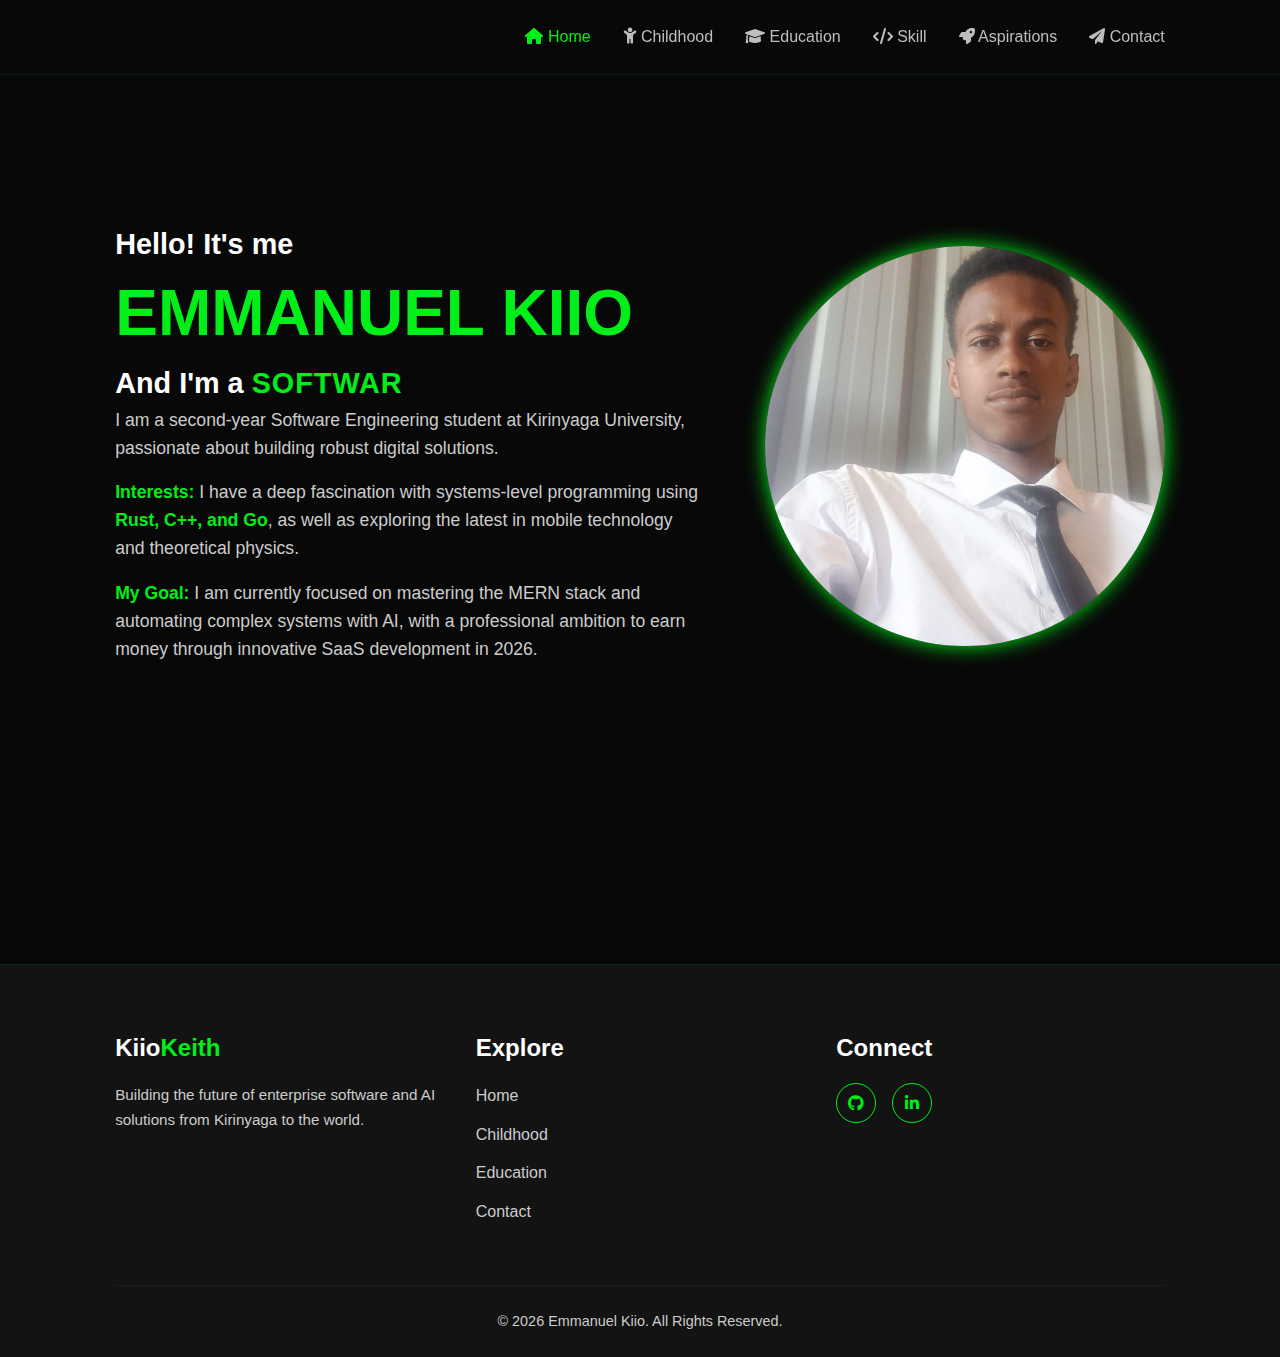
<file: index.html>
<!DOCTYPE html>
<html lang="en">
<head>
    <meta charset="UTF-8">
    <meta name="viewport" content="width=device-width, initial-scale=1.0">
    <title>Personal Portfolio</title>
    <link rel="stylesheet" href="style/style.css">
    <link rel="stylesheet" href="https://cdnjs.cloudflare.com/ajax/libs/font-awesome/6.0.0/css/all.min.css">
</head>
<body>
    <nav>
       <ul>
     <ul>
    <li><a href="index.html" class="active"><i class="fas fa-home"></i> Home</a></li>
    
    <li><a href="childhood.html"><i class="fas fa-child"></i> Childhood</a></li>
    
    <li><a href="education.html"><i class="fas fa-graduation-cap"></i> Education</a></li>
    
    <li><a href="skill.html"><i class="fas fa-code"></i> Skill</a></li>
    
    <li><a href="aspirations.html"><i class="fas fa-rocket"></i> Aspirations</a></li>
    
    <li><a href="contact.html"><i class="fas fa-paper-plane"></i> Contact</a></li>
</ul>
      </ul>
    </nav>
    <!--hero section has my image -->
    <section class="hero">
       <div class="hero-content">
    <h3>Hello! It's me</h3>
    <h1>EMMANUEL KIIO</h1>
   <h3>And I'm a <span class="highlight typing-text"></span></h3>
    
    <p class="intro-text">
        I am a second-year Software Engineering student at Kirinyaga University, 
        passionate about building robust digital solutions. 
    </p>

    <p class="interests-text">
        <strong>Interests:</strong> I have a deep fascination with systems-level programming 
        using <span>Rust, C++, and Go</span>, as well as exploring the latest in 
        mobile technology and theoretical physics.
    </p>

    <p class="goals-text">
        <strong>My Goal:</strong> I am currently focused on mastering the MERN stack 
        and automating complex systems with AI, with a professional ambition to 
        earn money through innovative SaaS development in 2026.
    </p>
</div>

        <div>
            <div class="hero-img">
                 <img src="images/ME.jpeg" alt="An image of me">
            </div>
           
        </div>
    </section>
<!--this is the footer it is reused in all the pages-->
    <footer>
    <div class="footer-container">
        <div class="footer-col">
            <h3>Kiio<span>Keith</span></h3>
            <p>Building the future of enterprise software and AI solutions from Kirinyaga to the world.</p>
        </div>

        <div class="footer-col">
            <h3>Explore</h3>
            <ul>
                <li><a href="index.html">Home</a></li>
                <li><a href="childhood.html">Childhood</a></li>
                <li><a href="education.html">Education</a></li>
                <li><a href="contact.html">Contact</a></li>
            </ul>
        </div>

        <div class="footer-col">
            <h3>Connect</h3>
            <div class="social-links">
                <a href="https://github.com/Entropychaos880?tab=overview&from=2026-02-01&to=2026-02-06"><i class="fab fa-github"></i></a>
                <a href="https://www.linkedin.com/in/emmanuel-kiio-79bb17386/"><i class="fab fa-linkedin-in"></i></a>
            </div>
        </div>
    </div>

    <div class="footer-bottom">
        <p>&copy; 2026 Emmanuel Kiio. All Rights Reserved.</p>
    </div>
</footer>
     <script src="script/script.js"></script>
</body>
</html>
</file>
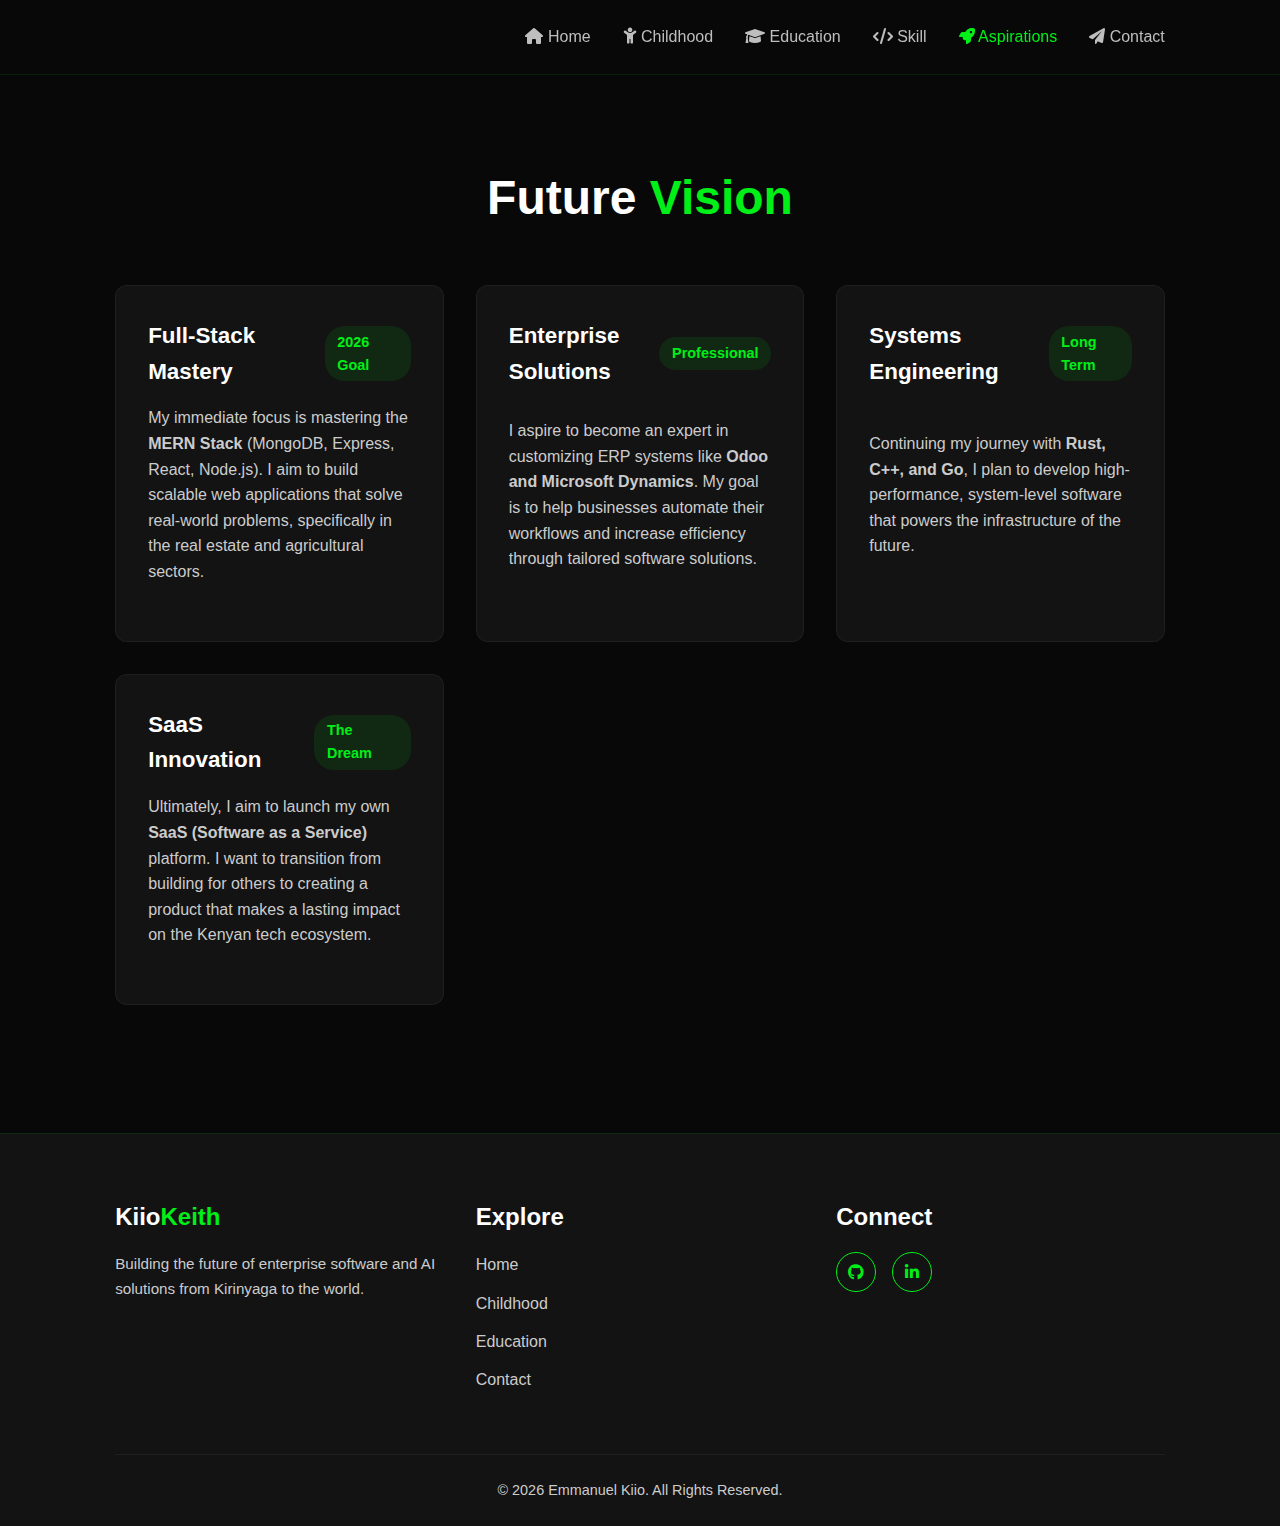
<file: aspirations.html>
<!DOCTYPE html>
<html lang="en">
<head>
    <meta charset="UTF-8">
    <meta name="viewport" content="width=device-width, initial-scale=1.0">
    <title>Keith's | Aspirations</title>
    <link rel="stylesheet" href="style/style.css">
    <link rel="stylesheet" href="https://cdnjs.cloudflare.com/ajax/libs/font-awesome/6.0.0/css/all.min.css">
</head>
<body>
    <nav>
      <ul>
    <li><a href="index.html" ><i class="fas fa-home"></i> Home</a></li>
    
    <li><a href="childhood.html"><i class="fas fa-child"></i> Childhood</a></li>
    
    <li><a href="education.html"><i class="fas fa-graduation-cap"></i> Education</a></li>
    
    <li><a href="skill.html"><i class="fas fa-code"></i> Skill</a></li>
    
    <li><a href="aspirations.html" class="active"><i class="fas fa-rocket"></i> Aspirations</a></li>
    
    <li><a href="contact.html"><i class="fas fa-paper-plane"></i> Contact</a></li>
</ul>
    </nav>

    <section class="childhood-section">
        <h1 class="story-heading">Future <span>Vision</span></h1>
        
        <div class="card-grid">
            <div class="card">
                <div class="card-header">
                    <h3>Full-Stack Mastery</h3>
                    <span class="year">2026 Goal</span>
                </div>
                <p>My immediate focus is mastering the <strong>MERN Stack</strong> (MongoDB, Express, React, Node.js). I aim to build scalable web applications that solve real-world problems, specifically in the real estate and agricultural sectors.</p>
                <div class="card-footer accent"></div>
            </div>

            <div class="card">
                <div class="card-header">
                    <h3>Enterprise Solutions</h3>
                    <span class="year">Professional</span>
                </div>
                <p>I aspire to become an expert in customizing ERP systems like <strong>Odoo and Microsoft Dynamics</strong>. My goal is to help businesses automate their workflows and increase efficiency through tailored software solutions.</p>
                <div class="card-footer"></div>
            </div>

            <div class="card">
                <div class="card-header">
                    <h3>Systems Engineering</h3>
                    <span class="year">Long Term</span>
                </div>
                <p>Continuing my journey with <strong>Rust, C++, and Go</strong>, I plan to develop high-performance, system-level software that powers the infrastructure of the future.</p>
                <div class="card-footer"></div>
            </div>

            <div class="card">
                <div class="card-header">
                    <h3>SaaS Innovation</h3>
                    <span class="year">The Dream</span>
                </div>
                <p>Ultimately, I aim to launch my own <strong>SaaS (Software as a Service)</strong> platform. I want to transition from building for others to creating a product that makes a lasting impact on the Kenyan tech ecosystem.</p>
                <div class="card-footer accent"></div>
            </div>
        </div>
    </section>
     <footer>
    <div class="footer-container">
        <div class="footer-col">
            <h3>Kiio<span>Keith</span></h3>
            <p>Building the future of enterprise software and AI solutions from Kirinyaga to the world.</p>
        </div>

        <div class="footer-col">
            <h3>Explore</h3>
            <ul>
                <li><a href="index.html">Home</a></li>
                <li><a href="childhood.html">Childhood</a></li>
                <li><a href="education.html">Education</a></li>
                <li><a href="contact.html">Contact</a></li>
            </ul>
        </div>

        <div class="footer-col">
            <h3>Connect</h3>
            <div class="social-links">
                <a href="https://github.com/Entropychaos880?tab=overview&from=2026-02-01&to=2026-02-06"><i class="fab fa-github"></i></a>
                <a href="https://www.linkedin.com/in/emmanuel-kiio-79bb17386/"><i class="fab fa-linkedin-in"></i></a>
            </div>
        </div>
    </div>

    <div class="footer-bottom">
        <p>&copy; 2026 Emmanuel Kiio. All Rights Reserved.</p>
    </div>
</footer>
     <script src="script/script.js"></script>
</body>
</html>
</file>
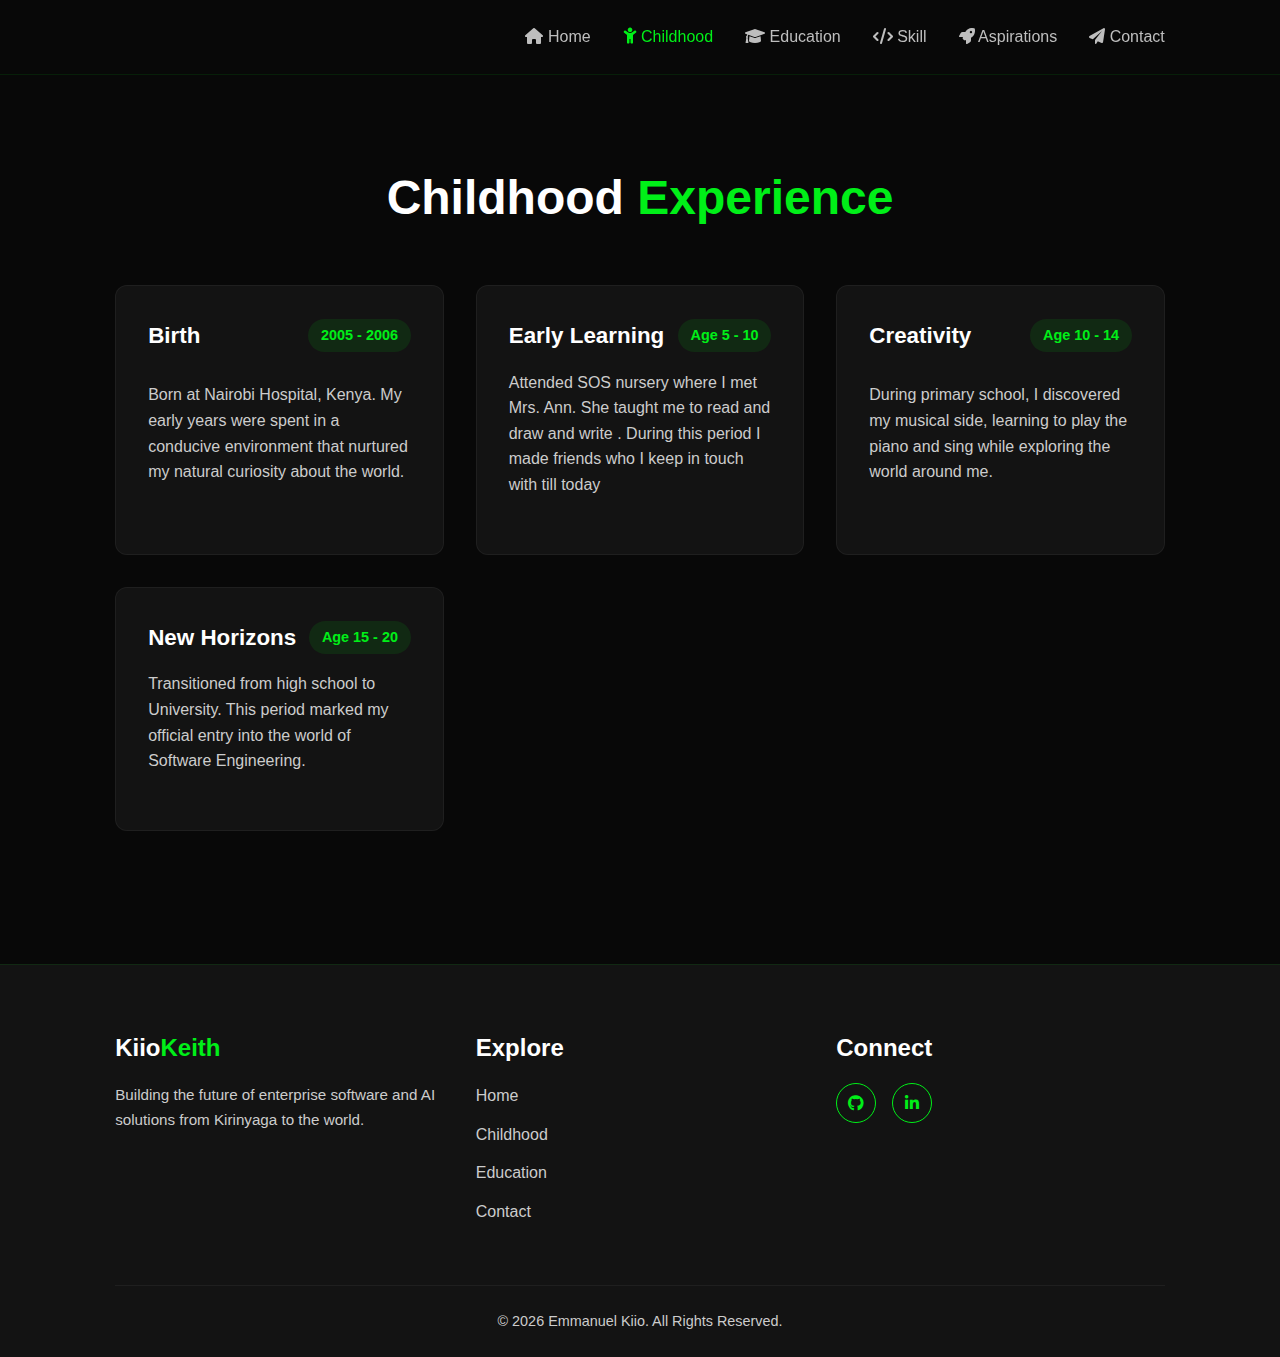
<file: childhood.html>
<!DOCTYPE html>
<html lang="en">
<head>
    <meta charset="UTF-8">
    <meta name="viewport" content="width=device-width, initial-scale=1.0">
    <title>Keith's | Childhood</title>
    <link rel="stylesheet" href="style/style.css">
    <link rel="stylesheet" href="https://cdnjs.cloudflare.com/ajax/libs/font-awesome/6.0.0/css/all.min.css">
</head>
<body>
    <nav>
       
      <ul>
    <li><a href="index.html" ><i class="fas fa-home"></i> Home</a></li>
    
    <li><a href="childhood.html" class="active"><i class="fas fa-child"></i> Childhood</a></li>
    
    <li><a href="education.html"><i class="fas fa-graduation-cap"></i> Education</a></li>
    
    <li><a href="skill.html"><i class="fas fa-code"></i> Skill</a></li>
    
    <li><a href="aspirations.html"><i class="fas fa-rocket"></i> Aspirations</a></li>
    
    <li><a href="contact.html"><i class="fas fa-paper-plane"></i> Contact</a></li>
</ul>
      
    </nav>

    <section class="childhood-section">
        <h1 class="story-heading">Childhood <span>Experience</span></h1>
        
        <div class="card-grid">
            <div class="card">
                <div class="card-header">
                    <h3>Birth</h3>
                    <span class="year">2005 - 2006</span>
                </div>
                <p>Born at Nairobi Hospital, Kenya. My early years were spent in a conducive environment that nurtured my natural curiosity about the world.</p>
                <div class="card-footer"></div>
            </div>

            <div class="card">
                <div class="card-header">
                    <h3>Early Learning</h3>
                    <span class="year">Age 5 - 10</span>
                </div>
                <p>Attended SOS nursery where I met Mrs. Ann. She taught me to read and draw and write .
                    During this period I made friends who I keep in touch with till today 
                </p>
                <div class="card-footer accent"></div>
            </div>

            <div class="card">
                <div class="card-header">
                    <h3>Creativity</h3>
                    <span class="year">Age 10 - 14</span>
                </div>
                <p>During primary school, I discovered my musical side, learning to play the piano and sing while exploring the world around me.</p>
                <div class="card-footer"></div>
            </div>

            <div class="card">
                <div class="card-header">
                    <h3>New Horizons</h3>
                    <span class="year">Age 15 - 20</span>
                </div>
                <p>Transitioned from high school to University. This period marked my official entry into the world of Software Engineering.</p>
                <div class="card-footer accent"></div>
            </div>
        </div>
    </section>
    <!--this is the footer it is reused in all the pages-->
     <footer>
    <div class="footer-container">
        <div class="footer-col">
            <h3>Kiio<span>Keith</span></h3>
            <p>Building the future of enterprise software and AI solutions from Kirinyaga to the world.</p>
        </div>

        <div class="footer-col">
            <h3>Explore</h3>
            <ul>
                <li><a href="index.html">Home</a></li>
                <li><a href="childhood.html">Childhood</a></li>
                <li><a href="education.html">Education</a></li>
                <li><a href="contact.html">Contact</a></li>
            </ul>
        </div>

        <div class="footer-col">
            <h3>Connect</h3>
            <div class="social-links">
                <a href="https://github.com/Entropychaos880?tab=overview&from=2026-02-01&to=2026-02-06"><i class="fab fa-github"></i></a>
                <a href="https://www.linkedin.com/in/emmanuel-kiio-79bb17386/"><i class="fab fa-linkedin-in"></i></a>
            </div>
        </div>
    </div>

    <div class="footer-bottom">
        <p>&copy; 2026 Emmanuel Kiio. All Rights Reserved.</p>
    </div>
</footer>
     <script src="script/script.js"></script>
</body>
</html>
</file>
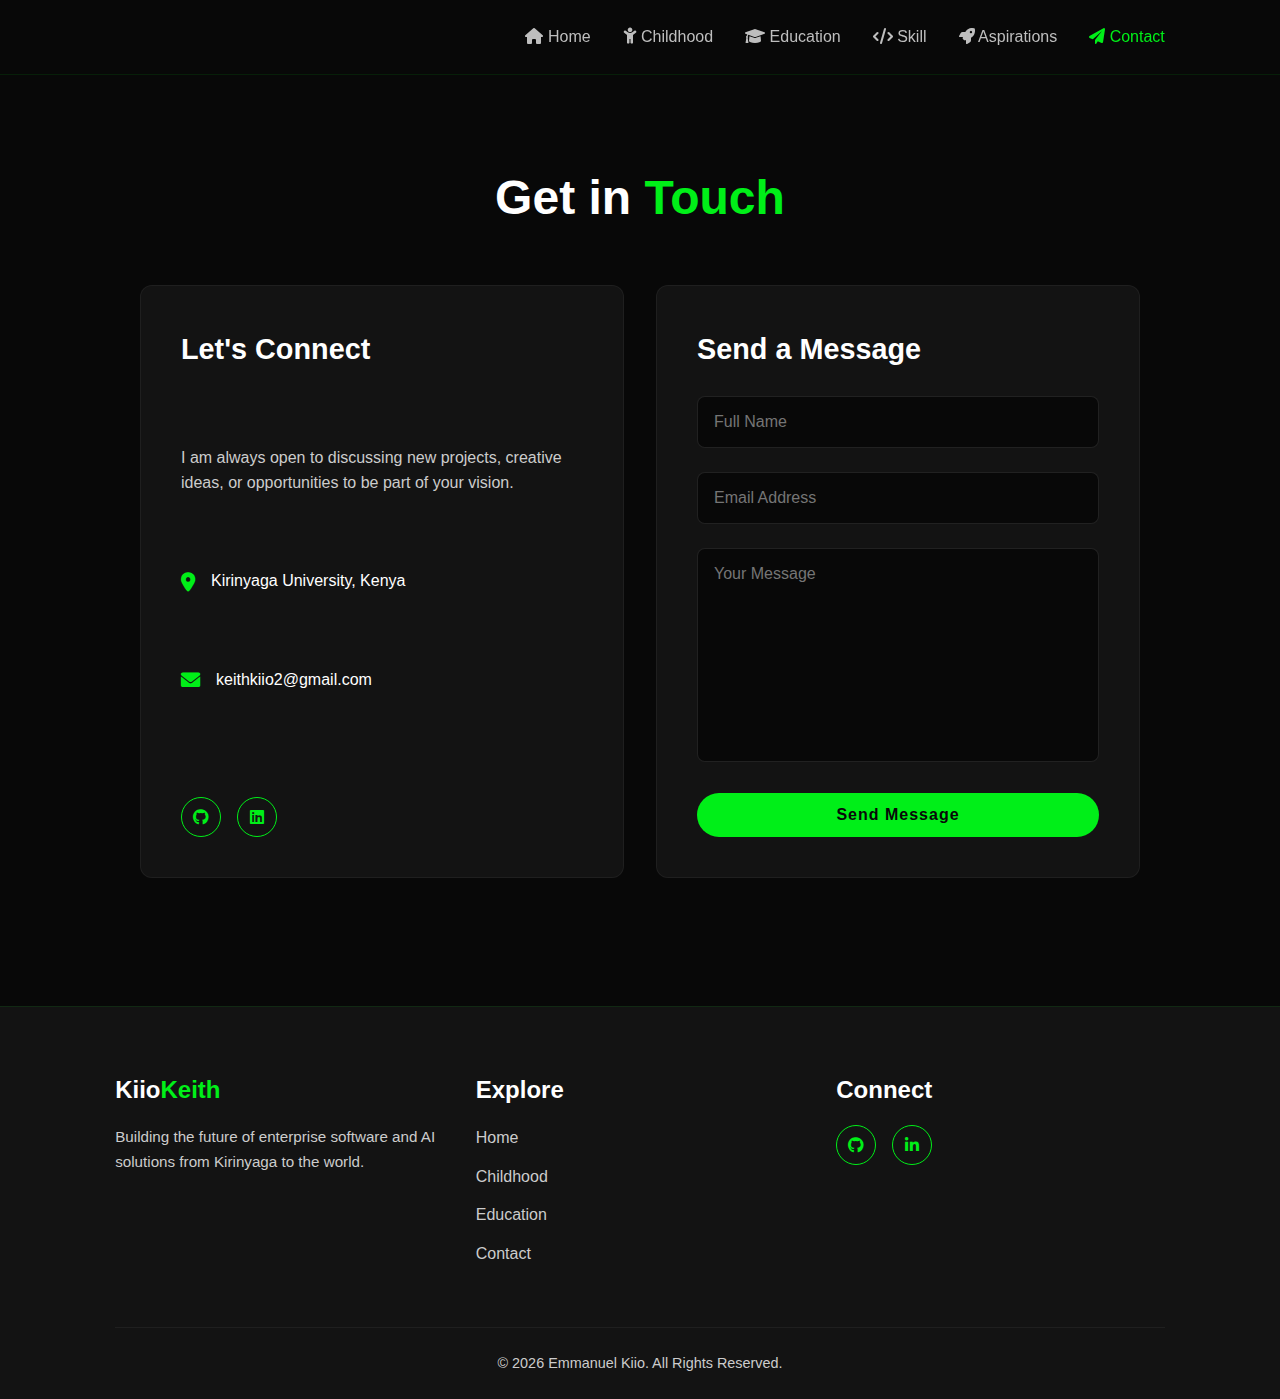
<file: contact.html>
<!DOCTYPE html>
<html lang="en">
<head>
    <meta charset="UTF-8">
    <meta name="viewport" content="width=device-width, initial-scale=1.0">
    <title>Keith's | Contact</title>
    <link rel="stylesheet" href="style/style.css">
    <link rel="stylesheet" href="https://cdnjs.cloudflare.com/ajax/libs/font-awesome/6.0.0/css/all.min.css">
</head>
<body>
    <nav>
     <ul>
    <li><a href="index.html" ><i class="fas fa-home"></i> Home</a></li>
    
    <li><a href="childhood.html"><i class="fas fa-child"></i> Childhood</a></li>
    
    <li><a href="education.html"><i class="fas fa-graduation-cap"></i> Education</a></li>
    
    <li><a href="skill.html"><i class="fas fa-code"></i> Skill</a></li>
    
    <li><a href="aspirations.html"><i class="fas fa-rocket"></i> Aspirations</a></li>
    
    <li><a href="contact.html" class="active"><i class="fas fa-paper-plane"></i> Contact</a></li>
</ul>
    </nav>

    <section class="childhood-section">
        <h1 class="story-heading">Get in <span>Touch</span></h1>
        
        <div class="contact-wrapper">
            <div class="contact-info card">
                <h3>Let's Connect</h3>
                <p>I am always open to discussing new projects, creative ideas, or opportunities to be part of your vision.</p>
                
                <div class="info-item">
                    <i class="fas fa-map-marker-alt"></i>
                    <span>Kirinyaga University, Kenya</span>
                </div>
                
                <div class="info-item">
                    <i class="fas fa-envelope"></i>
                    <span>keithkiio2@gmail.com</span>
                </div>

                <div class="social-links">
                    <a href="https://github.com/Entropychaos880?tab=overview&from=2026-02-01&to=2026-02-06"><i class="fab fa-github"></i></a>
                    <a href="https://www.linkedin.com/in/emmanuel-kiio-79bb17386/"><i class="fab fa-linkedin"></i></a>
                    

                </div>
            </div>

            <form class="contact-form card">
                <h3>Send a Message</h3>
                <div class="input-box">
                    <input type="text" placeholder="Full Name" required>
                </div>
                <div class="input-box">
                    <input type="email" placeholder="Email Address" required>
                </div>
                <div class="input-box">
                    <textarea placeholder="Your Message" cols="30" rows="10" required></textarea>
                </div>
                <button type="submit" class="btn">Send Message</button>
            </form>
        </div>
    </section>
     <footer>
    <div class="footer-container">
        <div class="footer-col">
            <h3>Kiio<span>Keith</span></h3>
            <p>Building the future of enterprise software and AI solutions from Kirinyaga to the world.</p>
        </div>

        <div class="footer-col">
            <h3>Explore</h3>
            <ul>
                <li><a href="index.html">Home</a></li>
                <li><a href="childhood.html">Childhood</a></li>
                <li><a href="education.html">Education</a></li>
                <li><a href="contact.html">Contact</a></li>
            </ul>
        </div>

        <div class="footer-col">
            <h3>Connect</h3>
            <div class="social-links">
                <a href="https://github.com/Entropychaos880?tab=overview&from=2026-02-01&to=2026-02-06"><i class="fab fa-github"></i></a>
                <a href="https://www.linkedin.com/in/emmanuel-kiio-79bb17386/"><i class="fab fa-linkedin-in"></i></a>
            </div>
        </div>
    </div>

    <div class="footer-bottom">
        <p>&copy; 2026 Emmanuel Kiio. All Rights Reserved.</p>
    </div>
</footer>
     <script src="script/script.js"></script>
</body>
</html>
</file>
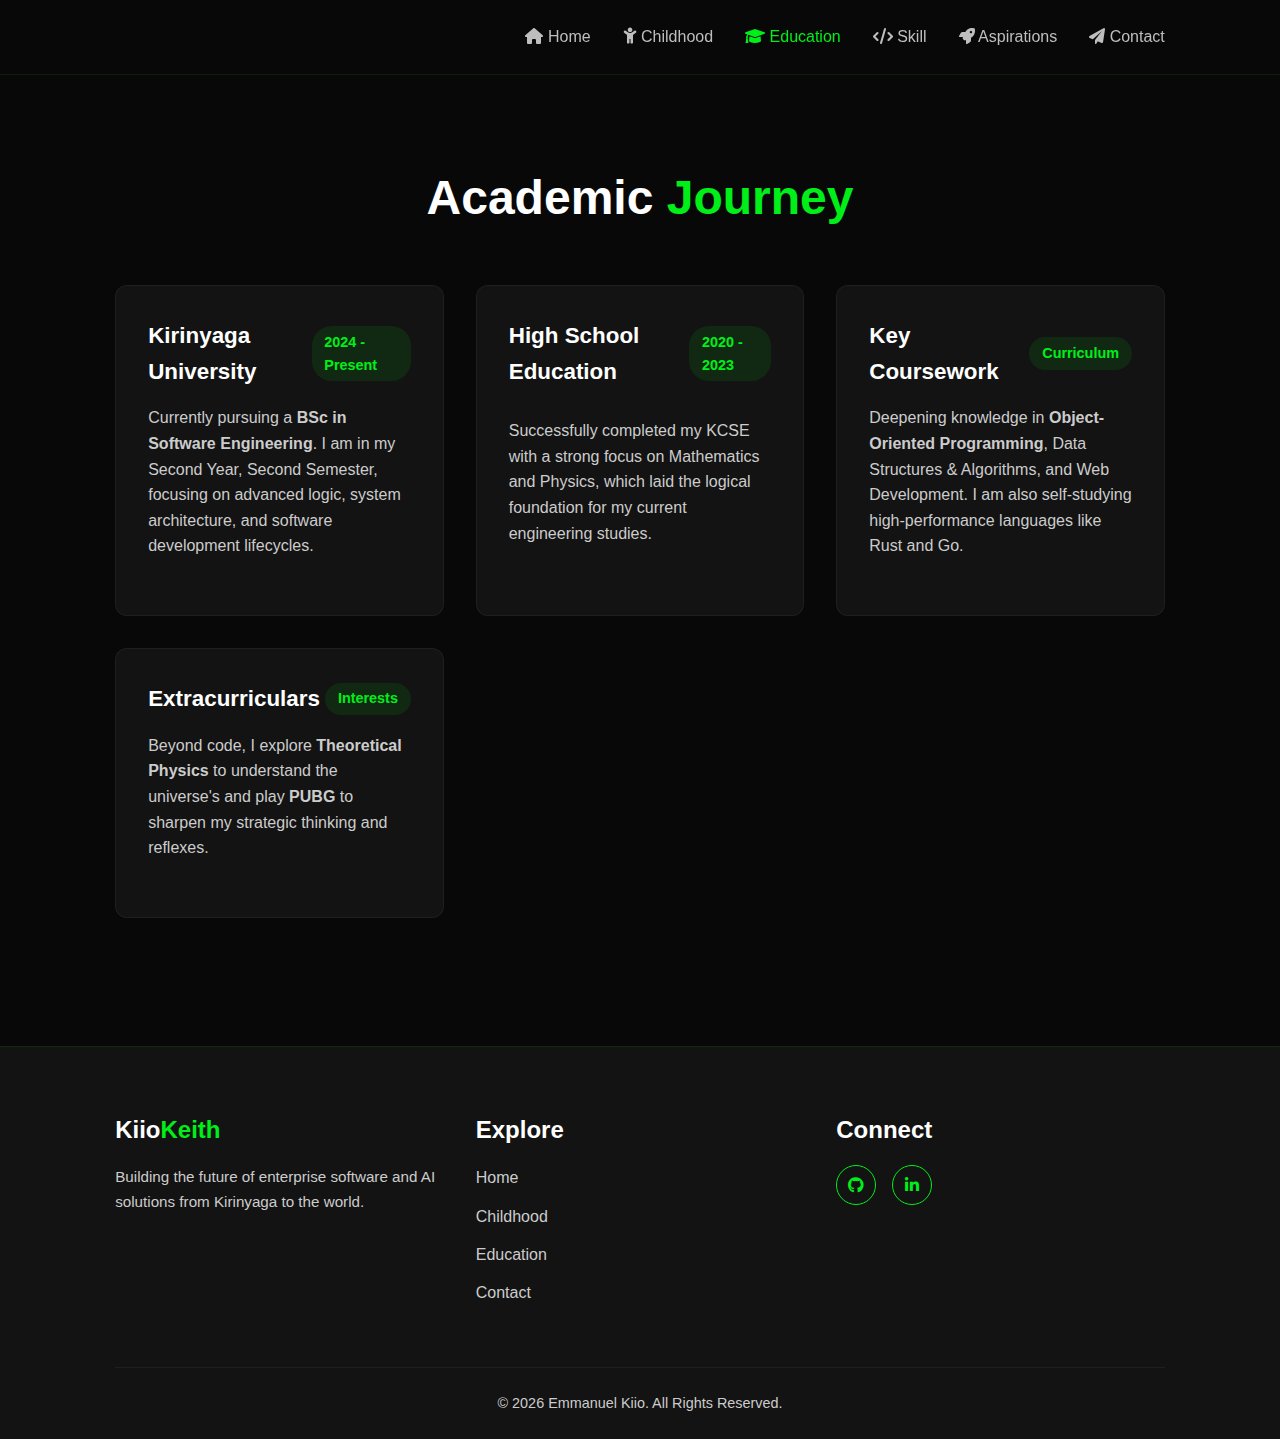
<file: education.html>
<!DOCTYPE html>
<html lang="en">
<head>
    <meta charset="UTF-8">
    <meta name="viewport" content="width=device-width, initial-scale=1.0">
    <title>Keith's | Education</title>
    <link rel="stylesheet" href="style/style.css">
    <link rel="stylesheet" href="https://cdnjs.cloudflare.com/ajax/libs/font-awesome/6.0.0/css/all.min.css">
</head>
<body>
    <nav>
      <ul>
    <li><a href="index.html" ><i class="fas fa-home"></i> Home</a></li>
    
    <li><a href="childhood.html"><i class="fas fa-child"></i> Childhood</a></li>
    
    <li><a href="education.html" class="active"><i class="fas fa-graduation-cap"></i> Education</a></li>
    
    <li><a href="skill.html"><i class="fas fa-code"></i> Skill</a></li>
    
    <li><a href="aspirations.html"><i class="fas fa-rocket"></i> Aspirations</a></li>
    
    <li><a href="contact.html"><i class="fas fa-paper-plane"></i> Contact</a></li>
</ul>
    </nav>

    <section class="childhood-section">
        <h1 class="story-heading">Academic <span>Journey</span></h1>
        
        <div class="card-grid">
            <div class="card">
                <div class="card-header">
                    <h3>Kirinyaga University</h3>
                    <span class="year">2024 - Present</span>
                </div>
                <p>Currently pursuing a <strong>BSc in Software Engineering</strong>. I am in my Second Year, Second Semester, focusing on advanced logic, system architecture, and software development lifecycles.</p>
                <div class="card-footer accent"></div>
            </div>

            <div class="card">
                <div class="card-header">
                    <h3>High School Education</h3>
                    <span class="year">2020 - 2023</span>
                </div>
                <p>Successfully completed my KCSE with a strong focus on Mathematics and Physics, which laid the logical foundation for my current engineering studies.</p>
                <div class="card-footer"></div>
            </div>

            <div class="card">
                <div class="card-header">
                    <h3>Key Coursework</h3>
                    <span class="year">Curriculum</span>
                </div>
                <p>Deepening knowledge in <strong>Object-Oriented Programming</strong>, Data Structures & Algorithms, and Web Development. I am also self-studying high-performance languages like Rust and Go.</p>
                <div class="card-footer accent"></div>
            </div>

            <div class="card">
                <div class="card-header">
                    <h3>Extracurriculars</h3>
                    <span class="year">Interests</span>
                </div>
                <p>Beyond code, I explore <strong>Theoretical Physics</strong> to understand the universe's and play <strong>PUBG</strong> to sharpen my strategic thinking and reflexes.</p>
                <div class="card-footer"></div>
            </div>
        </div>
    </section>
     <footer>
    <div class="footer-container">
        <div class="footer-col">
            <h3>Kiio<span>Keith</span></h3>
            <p>Building the future of enterprise software and AI solutions from Kirinyaga to the world.</p>
        </div>

        <div class="footer-col">
            <h3>Explore</h3>
            <ul>
                <li><a href="index.html">Home</a></li>
                <li><a href="childhood.html">Childhood</a></li>
                <li><a href="education.html">Education</a></li>
                <li><a href="contact.html">Contact</a></li>
            </ul>
        </div>

        <div class="footer-col">
            <h3>Connect</h3>
            <div class="social-links">
                <a href="https://github.com/Entropychaos880?tab=overview&from=2026-02-01&to=2026-02-06"><i class="fab fa-github"></i></a>
                <a href="https://www.linkedin.com/in/emmanuel-kiio-79bb17386/"><i class="fab fa-linkedin-in"></i></a>
            </div>
        </div>
    </div>

    <div class="footer-bottom">
        <p>&copy; 2026 Emmanuel Kiio. All Rights Reserved.</p>
    </div>
</footer>
     <script src="script/script.js"></script>
</body>
</html>
</file>
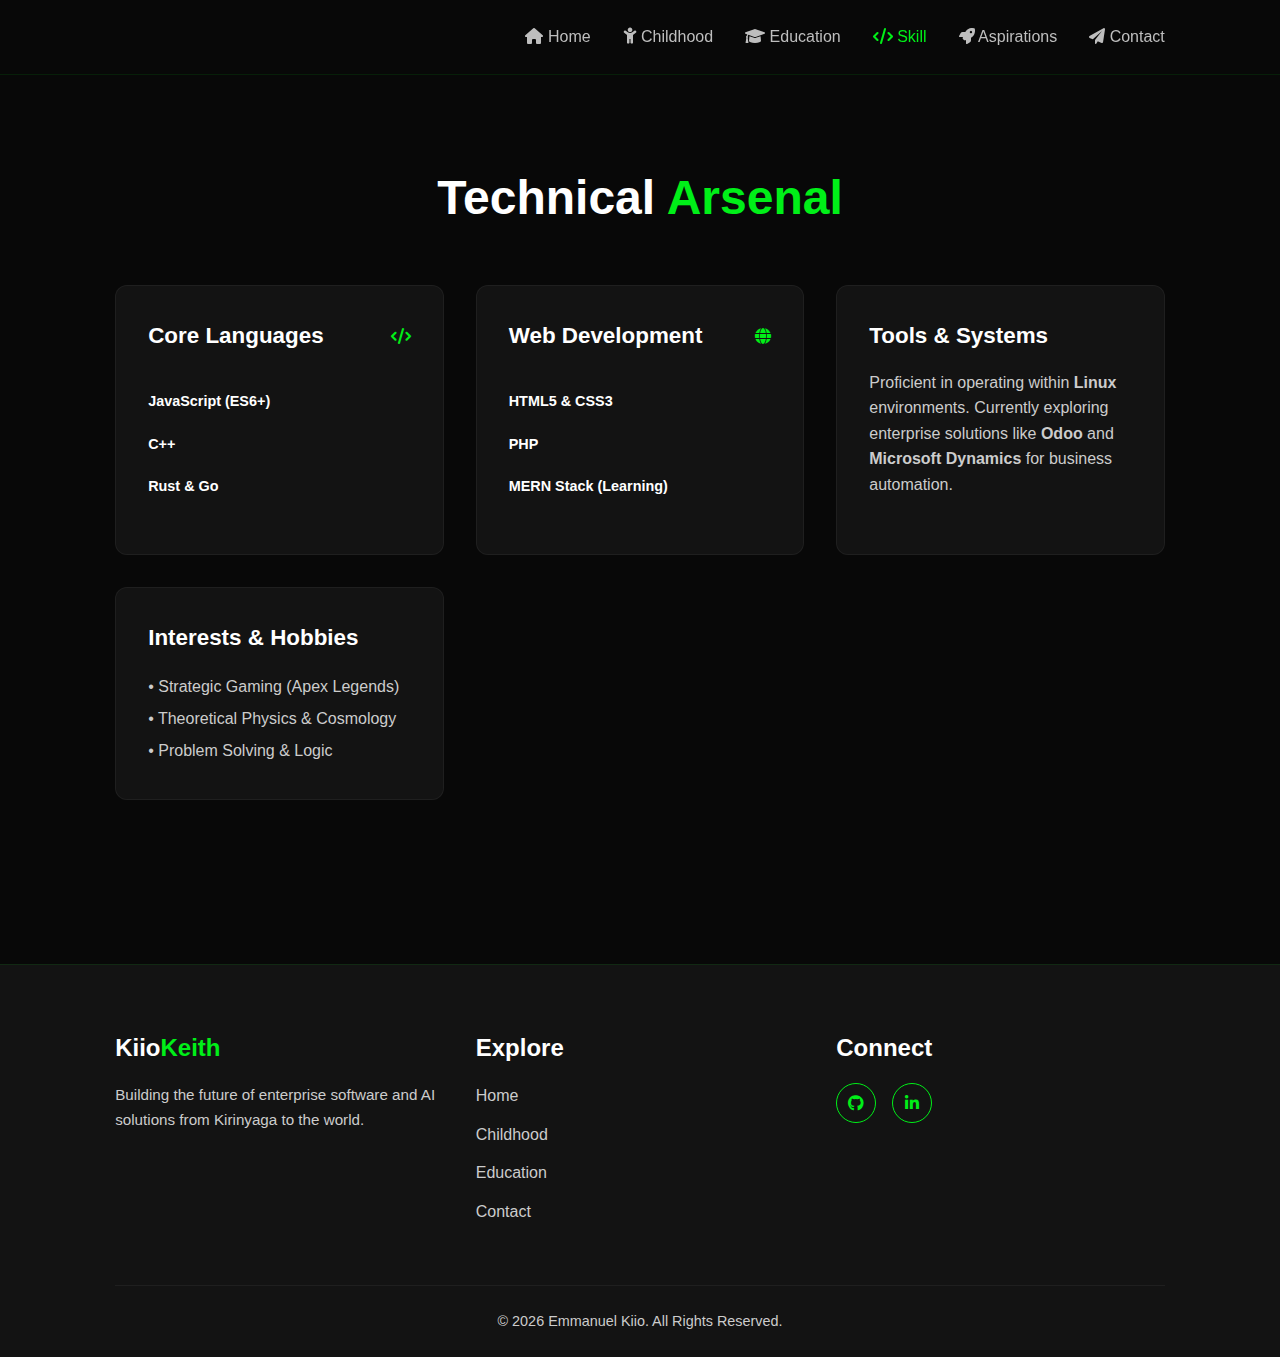
<file: skill.html>
<!DOCTYPE html>
<html lang="en">
<head>
    <meta charset="UTF-8">
    <meta name="viewport" content="width=device-width, initial-scale=1.0">
    <title>Keith's | Skills</title>
    <link rel="stylesheet" href="style/style.css">
    <link rel="stylesheet" href="https://cdnjs.cloudflare.com/ajax/libs/font-awesome/6.0.0/css/all.min.css">
</head>
<body>
    <nav>
      <ul>
    <li><a href="index.html" ><i class="fas fa-home"></i> Home</a></li>
    
    <li><a href="childhood.html"><i class="fas fa-child"></i> Childhood</a></li>
    
    <li><a href="education.html"><i class="fas fa-graduation-cap"></i> Education</a></li>
    
    <li><a href="skill.html" class="active"><i class="fas fa-code"></i> Skill</a></li>
    
    <li><a href="aspirations.html"><i class="fas fa-rocket"></i> Aspirations</a></li>
    
    <li><a href="contact.html"><i class="fas fa-paper-plane"></i> Contact</a></li>
</ul>
    </nav>

    <section class="childhood-section">
        <h1 class="story-heading">Technical <span>Arsenal</span></h1>
        
        <div class="card-grid">
            <div class="card">
                <div class="card-header">
                    <h3>Core Languages</h3>
                    <i class="fas fa-code" style="color: var(--main-color);"></i>
                </div>
                
                <div class="skill-container">
                    <div class="skill-box">
                        <span class="title">JavaScript (ES6+)</span>
                        <div class="skill-bar"><span class="skill-per" style="width: 85%;"></span></div>
                    </div>
                    
                    <div class="skill-box">
                        <span class="title">C++</span>
                        <div class="skill-bar"><span class="skill-per" style="width: 70%;"></span></div>
                    </div>

                    <div class="skill-box">
                        <span class="title">Rust & Go</span>
                        <div class="skill-bar"><span class="skill-per" style="width: 50%;"></span></div>
                    </div>
                </div>
                <div class="card-footer accent"></div>
            </div>

            <div class="card">
                <div class="card-header">
                    <h3>Web Development</h3>
                    <i class="fas fa-globe" style="color: var(--main-color);"></i>
                </div>
                
                <div class="skill-container">
                    <div class="skill-box">
                        <span class="title">HTML5 & CSS3</span>
                        <div class="skill-bar"><span class="skill-per" style="width: 95%;"></span></div>
                    </div>

                    <div class="skill-box">
                        <span class="title">PHP</span>
                        <div class="skill-bar"><span class="skill-per" style="width: 75%;"></span></div>
                    </div>

                    <div class="skill-box">
                        <span class="title">MERN Stack (Learning)</span>
                        <div class="skill-bar"><span class="skill-per" style="width: 40%;"></span></div>
                    </div>
                </div>
                <div class="card-footer"></div>
            </div>

            <div class="card">
                <div class="card-header">
                    <h3>Tools & Systems</h3>
                </div>
                <p>Proficient in operating within <strong>Linux</strong> environments. Currently exploring enterprise solutions like <strong>Odoo</strong> and <strong>Microsoft Dynamics</strong> for business automation.</p>
                <div class="card-footer"></div>
            </div>

            <div class="card">
                <div class="card-header">
                    <h3>Interests & Hobbies</h3>
                </div>
                <ul style="list-style: none; color: #ccc; line-height: 2;">
                    <li>• Strategic Gaming (Apex Legends)</li>
                    <li>• Theoretical Physics & Cosmology</li>
                    <li>• Problem Solving & Logic</li>
                </ul>
                <div class="card-footer accent"></div>
            </div>
        </div>
    </section>
    <footer>
    <div class="footer-container">
        <div class="footer-col">
            <h3>Kiio<span>Keith</span></h3>
            <p>Building the future of enterprise software and AI solutions from Kirinyaga to the world.</p>
        </div>

        <div class="footer-col">
            <h3>Explore</h3>
            <ul>
                <li><a href="index.html">Home</a></li>
                <li><a href="childhood.html">Childhood</a></li>
                <li><a href="education.html">Education</a></li>
                <li><a href="contact.html">Contact</a></li>
            </ul>
        </div>

        <div class="footer-col">
            <h3>Connect</h3>
            <div class="social-links">
                <a href="https://github.com/Entropychaos880?tab=overview&from=2026-02-01&to=2026-02-06"><i class="fab fa-github"></i></a>
                <a href="https://www.linkedin.com/in/emmanuel-kiio-79bb17386/"><i class="fab fa-linkedin-in"></i></a>
            </div>
        </div>
    </div>

    <div class="footer-bottom">
        <p>&copy; 2026 Emmanuel Kiio. All Rights Reserved.</p>
    </div>
</footer>
     <script src="script/script.js"></script>
</body>
</html>
</file>
<file: style/style.css>
:root {
    --bg-color: #080808;       
    --card-bg: #131313;       
    --text-color: #ffffff;
    --main-color: #00ef18;    
    --secondary-text: #cccccc;
}

* {
    margin: 0;
    padding: 0;
    box-sizing: border-box;
    font-family: 'Segoe UI', sans-serif;
    text-decoration: none;
    border: none;
    outline: none;
    scroll-behavior: smooth;
}

body {
    background-color: var(--bg-color);
    color: var(--text-color);
    line-height: 1.6;
}

/* navigation bar styles shared by all pages */
nav {
    position: fixed;
    top: 0;
    left: 0;
    width: 100%;
    padding: 1.5rem 9%;
    background: rgba(8, 8, 8, 0.95); 
    display: flex;
    justify-content: flex-end;
    align-items: center;
    z-index: 1000;
    border-bottom: 1px solid rgba(0, 239, 24, 0.1);
}

nav ul {
    display: flex;
    gap: 2rem;
    list-style: none;
}

nav ul li a {
    color: rgb(190, 190, 190);
    font-weight: 500;
    transition: 0.3s ease;
}

nav ul li a:hover, nav ul li a.active {
    color: var(--main-color);
}

/*homepage hero section*/
.hero {
    min-height: 100vh;
    display: flex;
    justify-content: center;
    align-items: center;
    gap: 4rem;
    padding: 0 9%;
}

.hero-content {
    max-width: 600px;
}

.hero-content h3 {
    font-size: 1.8rem;
    font-weight: 700;
}

.hero-content h1 {
    font-size: 4rem;
    font-weight: 700;
    line-height: 1.2;
    color: var(--main-color);
    margin: 0.5rem 0;
}

.hero-content p {
    font-size: 1.1rem;
    color: var(--secondary-text);
    margin-bottom: 1rem;
}

.hero-content strong { color: var(--main-color); }
.hero-content span { color: var(--main-color); font-weight: 600; }
.highlight { color: var(--main-color); text-transform: uppercase; letter-spacing: 1px; }

/* Hero Image */
.hero-img img {
    height: 400px;
    width: 400px;
    object-fit: cover;
    object-position: center;
    border-radius: 50%; 
    box-shadow: 0px 0px 20px var(--main-color);
  
}

/* Childhood */
.story-heading {
    font-size: 3rem;
    text-align: center;
    margin-bottom: 3rem;
}

.story-heading span {
    color: var(--main-color);
}

/* Wrapper for Childhood Page */
.childhood-section {
    padding: 10rem 9% 4rem; 
    min-height: 100vh;
}

/*CARD GRID DESIGN*/
.card-grid {
    display: grid;
    grid-template-columns: repeat(auto-fit, minmax(300px, 1fr));
    gap: 2rem;
}

.card {
    background: var(--card-bg);
    padding: 2rem;
    border-radius: 12px;
    display: flex;
    flex-direction: column;
    justify-content: space-between;
    transition: transform 0.3s ease, box-shadow 0.3s ease;
    border: 1px solid rgba(255, 255, 255, 0.05);
}



.card-header {
    display: flex;
    justify-content: space-between;
    align-items: center;
    margin-bottom: 1rem;
}

.card-header h3 {
    color: var(--text-color);
    font-size: 1.4rem;
}

.year {
    color: var(--main-color);
    font-size: 0.9rem;
    font-weight: bold;
    background: rgba(0, 239, 24, 0.1);
    padding: 0.3rem 0.8rem;
    border-radius: 20px;
}

.card p {
    color: var(--secondary-text);
    font-size: 1rem;
    margin-bottom: 1.5rem;
}





/*skill bars css*/
.skill-container {
    display: flex;
    flex-direction: column;
    gap: 1rem;
    margin-top: 1rem;
    margin-bottom: 1rem;
}

.skill-box {
    width: 100%;
}

.skill-box .title {
    display: block;
    font-size: 0.9rem;
    font-weight: 600;
    color: var(--text-color);
    margin-bottom: 0.2rem;
}



.skill-per {
    display: block;
    height: 100%;
    border-radius: 6px;
    background: var(--main-color); 
    position: relative;
}




/*CONTACT SECTION STYLES*/
.contact-wrapper {
    display: grid;
    grid-template-columns: repeat(auto-fit, minmax(300px, 1fr));
    gap: 2rem;
    max-width: 1000px;
    margin: 0 auto;
}

.contact-info, .contact-form {
    padding: 2.5rem;
}

.contact-info h3, .contact-form h3 {
    font-size: 1.8rem;
    color: var(--text-color);
    margin-bottom: 1.5rem;
}

.info-item {
    display: flex;
    align-items: center;
    gap: 1rem;
    margin-bottom: 1.5rem;
}

.info-item i {
    font-size: 1.2rem;
    color: var(--main-color);
}

.social-links {
    margin-top: 2rem;
    display: flex;
    gap: 1rem;
}

.social-links a {
    display: inline-flex;
    justify-content: center;
    align-items: center;
    width: 2.5rem;
    height: 2.5rem;
    background: transparent;
    border: 1px solid var(--main-color);
    border-radius: 50%;
    color: var(--main-color);
    transition: 0.3s ease;
}

.social-links a:hover {
    background: var(--main-color);
    color: var(--bg-color);
    box-shadow: 0 0 10px var(--main-color);
}

/* Form Inputs */
.input-box {
    margin-bottom: 1.5rem;
}

.input-box input, 
.input-box textarea {
    width: 100%;
    padding: 1rem;
    font-size: 1rem;
    color: var(--text-color);
    background: var(--bg-color); 
    border-radius: 8px;
    border: 1px solid rgba(255, 255, 255, 0.1);
    resize: none; 
}

.input-box input:focus, 
.input-box textarea:focus {
    border-color: var(--main-color);
    box-shadow: 0 0 5px rgba(0, 239, 24, 0.3);
}

/* Submit Button */
.btn {
    display: inline-block;
    padding: 0.8rem 2.5rem;
    background: var(--main-color);
    border-radius: 40px;
    font-size: 1rem;
    color: var(--bg-color);
    font-weight: 600;
    letter-spacing: 1px;
    cursor: pointer;
    transition: 0.3s ease;
    border: none;
}

.btn:hover {
    box-shadow: 0 0 10px var(--main-color);
    transform: scale(1.05);
}
/*js mobile styles*/
@media (max-width: 768px) {
    #hamburger-menu {
        display: block !important; 
        position: absolute;
        right: 2rem;
        top: 1.5rem;
    }

    nav ul {
        position: absolute;
        top: 100%;
        left: 0;
        width: 100%;
        background: var(--bg-color);
        flex-direction: column;
        align-items: center;
        padding: 2rem 0;
        gap: 1.5rem;
        border-top: 1px solid rgba(0, 239, 24, 0.1);
        display: none; 
    }

  
    nav ul.active {
        display: flex;
    }
}

/*FOOTER STYLES*/
footer {
    background: var(--card-bg); 
    padding: 4rem 9% 1.5rem;
    border-top: 1px solid rgba(0, 239, 24, 0.1);
    margin-top: 4rem; }

.footer-container {
    display: grid;
    grid-template-columns: repeat(auto-fit, minmax(250px, 1fr));
    gap: 2rem;
    margin-bottom: 3rem;
}

.footer-col h3 {
    font-size: 1.5rem;
    color: var(--text-color);
    margin-bottom: 1rem;
}

.footer-col h3 span {
    color: var(--main-color);
}

.footer-col p {
    color: var(--secondary-text);
    font-size: 0.95rem;
    line-height: 1.6;
}

/* Footer Links */
.footer-col ul {
    list-style: none;
}

.footer-col ul li {
    margin-bottom: 0.8rem;
}

.footer-col ul li a {
    color: var(--secondary-text);
    font-size: 1rem;
    transition: 0.3s;
}

.footer-col ul li a:hover {
    color: var(--main-color);
    padding-left: 5px; 
}


.footer-col .social-links {
    margin-top: 0.5rem;
    display: flex;
    gap: 1rem;
}

/* Copyright Bar */
.footer-bottom {
    text-align: center;
    padding-top: 1.5rem;
    border-top: 1px solid rgba(255, 255, 255, 0.05);
}

.footer-bottom p {
    color: var(--secondary-text);
    font-size: 0.9rem;
}

/* Mobile responsiveness for the footer */
@media (max-width: 768px) {
    footer {
        padding: 2rem 5%;
    }
    
    .footer-container {
        text-align: center;
    }

    .footer-col .social-links {
        justify-content: center;
    }
}
</file>
